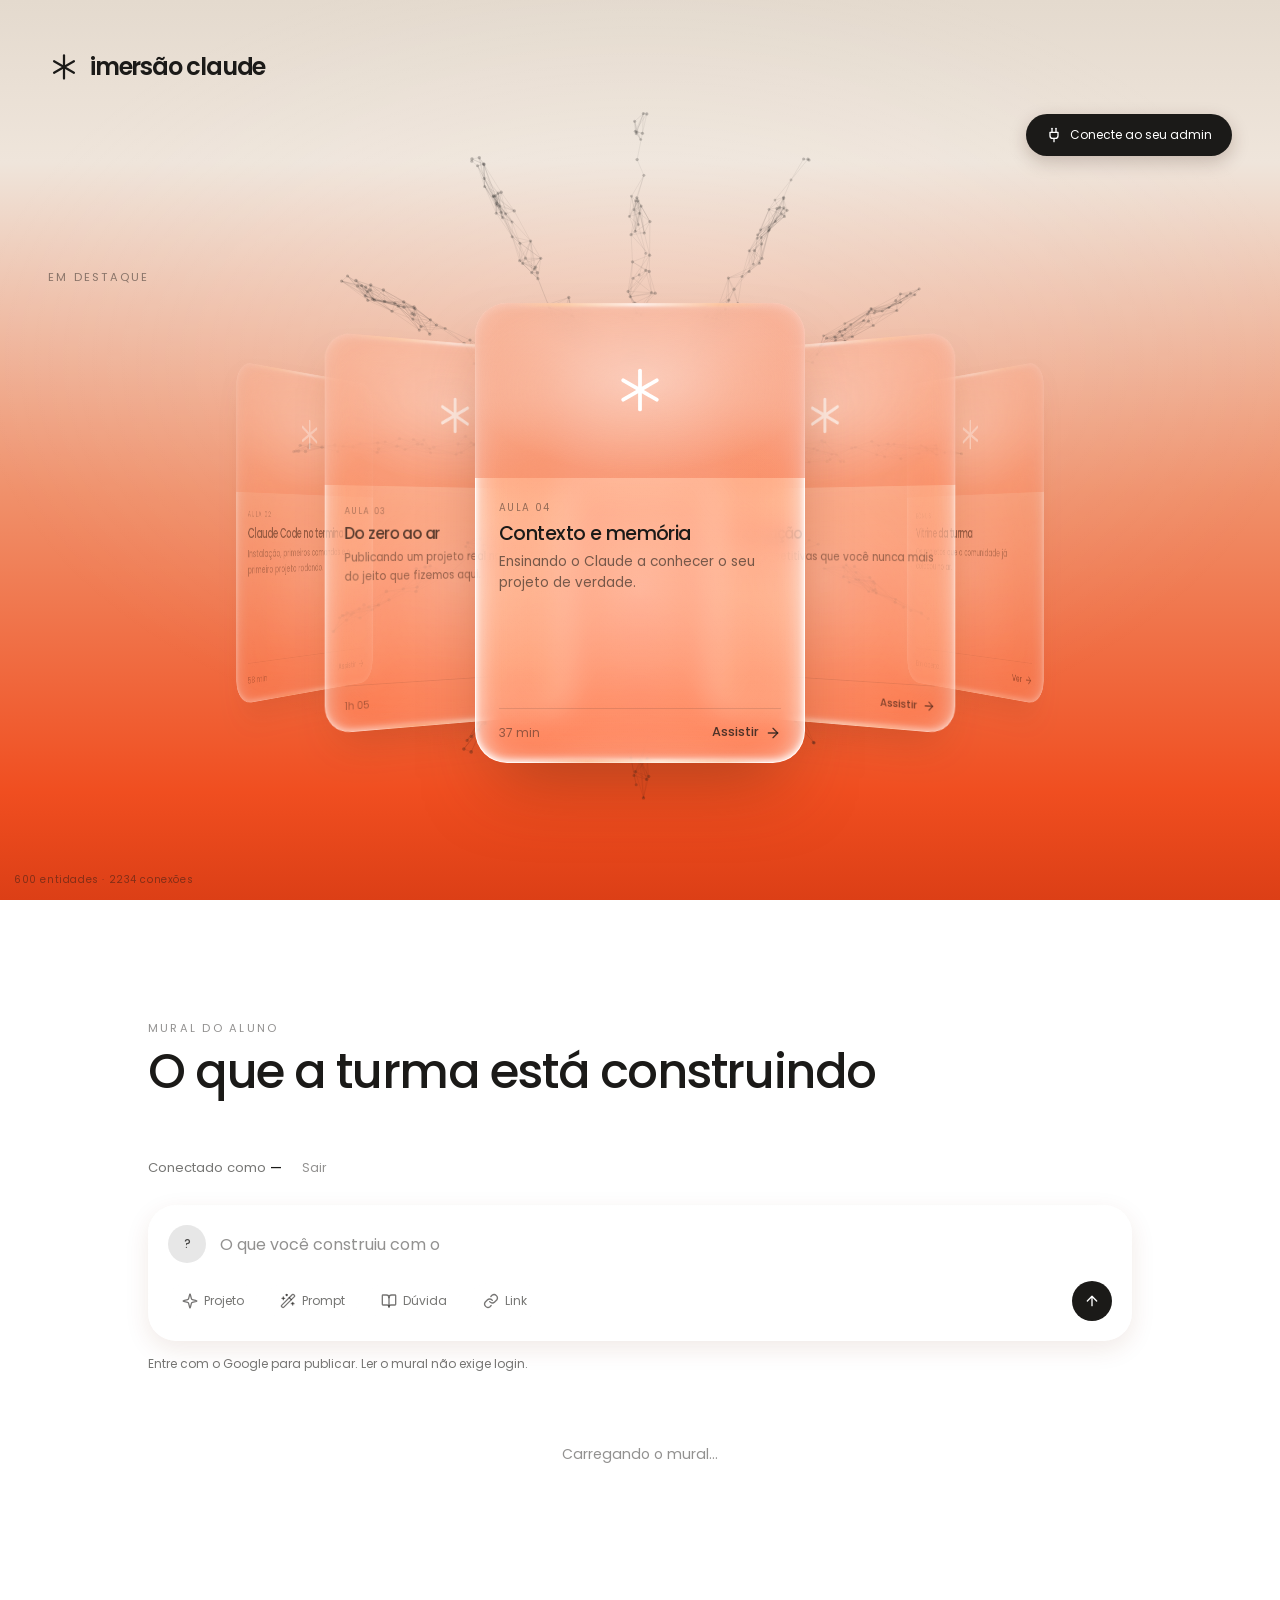
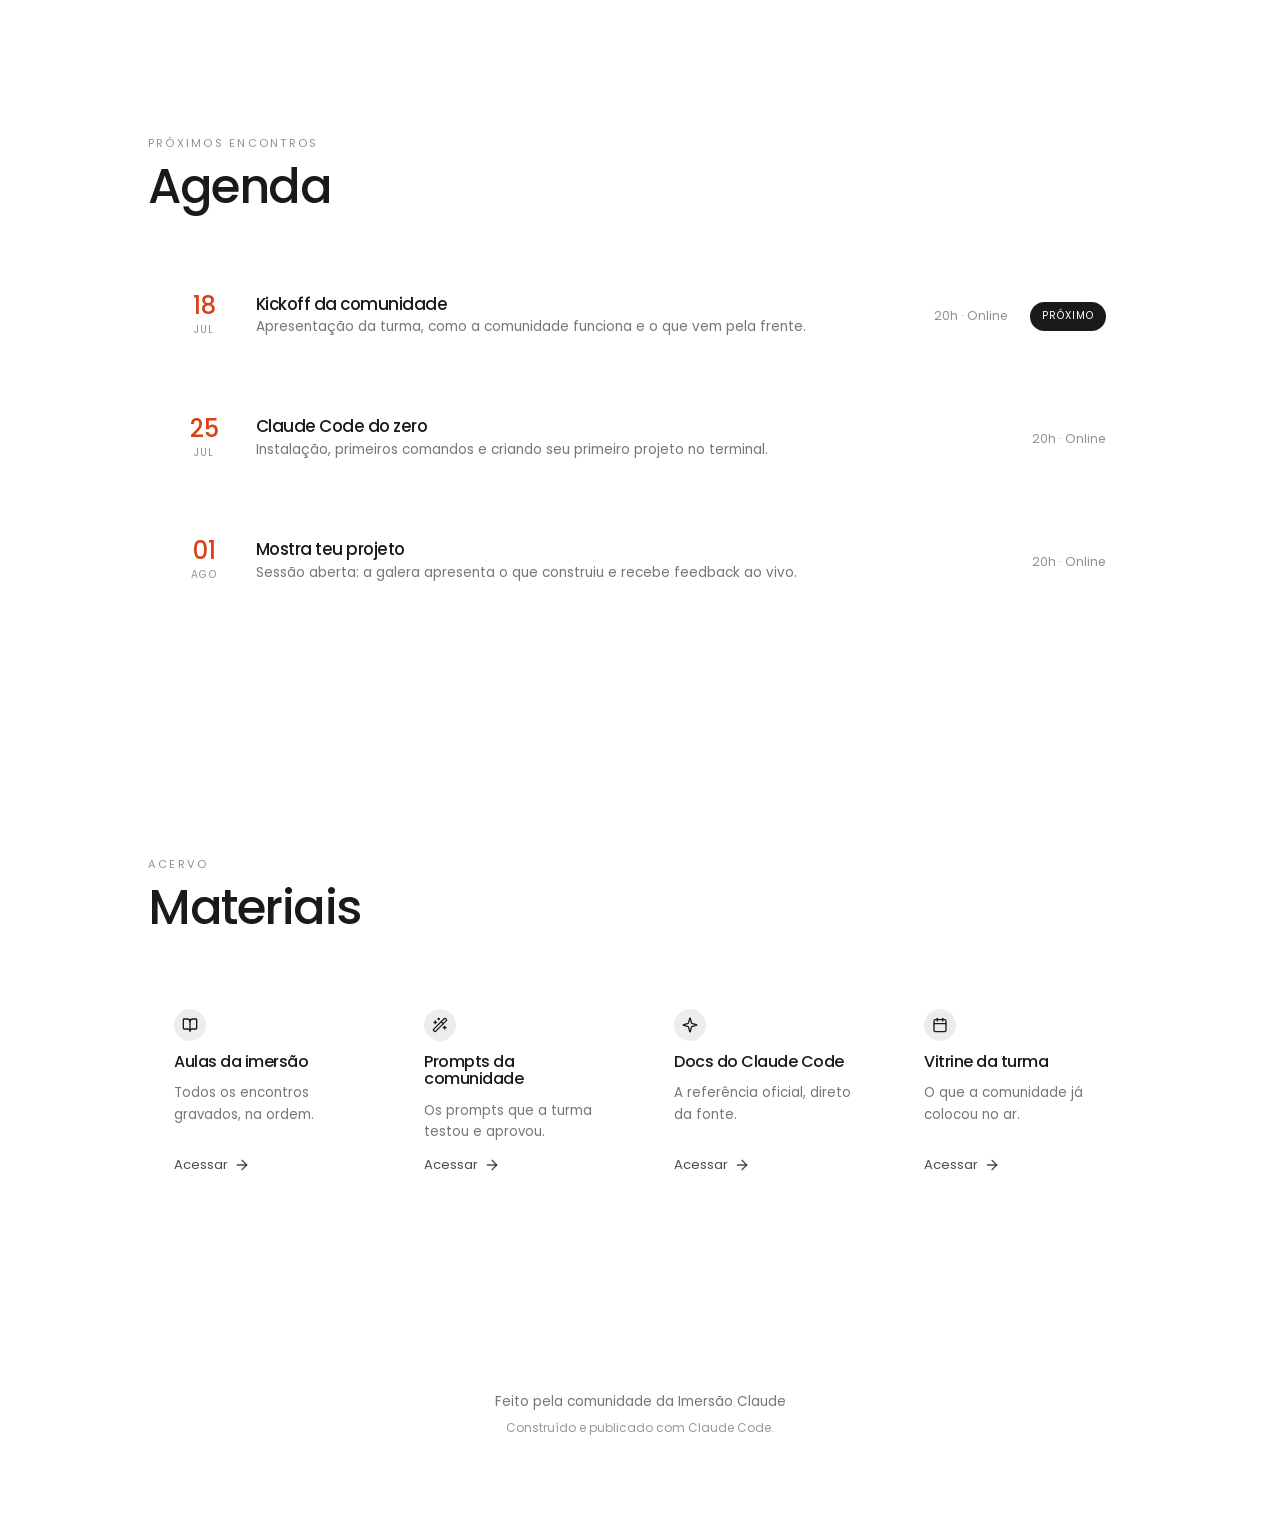
<file: index.html>
<!DOCTYPE html>
<html lang="pt-BR" data-checando="1">
<head>
<meta charset="utf-8">
<meta name="viewport" content="width=device-width, initial-scale=1">
<title>Comunidade Imersão Claude</title>
<meta name="description" content="A comunidade de quem está aprendendo a construir com Claude e Claude Code. Encontros ao vivo, materiais e projetos reais.">
<meta property="og:title" content="Comunidade Imersão Claude">
<meta property="og:description" content="A comunidade de quem está aprendendo a construir com Claude.">
<meta property="og:type" content="website">
<link rel="icon" href="logo-escuro.svg">

<link rel="preconnect" href="https://fonts.googleapis.com">
<link rel="preconnect" href="https://fonts.gstatic.com" crossorigin>
<link href="https://fonts.googleapis.com/css2?family=Poppins:ital,wght@0,300;0,400;0,500;0,600;1,400&family=Source+Serif+4:ital,opsz,wght@1,8..60,300;1,8..60,400&display=swap" rel="stylesheet">
<link rel="stylesheet" href="styles.css">
</head>
<body>

<!-- ========== FUNDO DE PARTÍCULAS (z-0) ========== -->
<canvas id="bg" class="bg-canvas"></canvas>
<div class="bg-scrim"></div>
<p id="bg-contador" class="bg-contador"></p>

<!-- ========== ÍCONES (lucide, definidos uma vez e reusados) ========== -->
<svg style="display:none" xmlns="http://www.w3.org/2000/svg">
  <symbol id="i-sparkles" viewBox="0 0 24 24"><path d="M9.9 15.5A2 2 0 0 0 8.5 14.1l-6.1-1.6a.5.5 0 0 1 0-1L8.5 9.9A2 2 0 0 0 9.9 8.5l1.6-6.1a.5.5 0 0 1 1 0l1.6 6.1a2 2 0 0 0 1.4 1.4l6.1 1.6a.5.5 0 0 1 0 1l-6.1 1.6a2 2 0 0 0-1.4 1.4l-1.6 6.1a.5.5 0 0 1-1 0z"/></symbol>
  <symbol id="i-wand" viewBox="0 0 24 24"><path d="m21.6 3.6-1.3-1.3a1.2 1.2 0 0 0-1.7 0L2.4 18.6a1.2 1.2 0 0 0 0 1.7l1.3 1.3a1.2 1.2 0 0 0 1.7 0L21.6 5.4a1.2 1.2 0 0 0 0-1.8"/><path d="m14 7 3 3"/><path d="M5 6v4"/><path d="M19 14v4"/><path d="M10 2v2"/><path d="M7 8H3"/><path d="M21 16h-4"/><path d="M11 3H9"/></symbol>
  <symbol id="i-book" viewBox="0 0 24 24"><path d="M12 7v14"/><path d="M3 18a1 1 0 0 1-1-1V4a1 1 0 0 1 1-1h5a4 4 0 0 1 4 4 4 4 0 0 1 4-4h5a1 1 0 0 1 1 1v13a1 1 0 0 1-1 1h-6a3 3 0 0 0-3 3 3 3 0 0 0-3-3z"/></symbol>
  <symbol id="i-arrow-right" viewBox="0 0 24 24"><path d="M5 12h14"/><path d="m12 5 7 7-7 7"/></symbol>
  <symbol id="i-calendar" viewBox="0 0 24 24"><path d="M8 2v4"/><path d="M16 2v4"/><rect width="18" height="18" x="3" y="4" rx="2"/><path d="M3 10h18"/></symbol>
  <symbol id="i-plug" viewBox="0 0 24 24"><path d="M12 22v-5"/><path d="M9 8V2"/><path d="M15 8V2"/><path d="M18 8v5a4 4 0 0 1-4 4h-4a4 4 0 0 1-4-4V8Z"/></symbol>
  <symbol id="i-link" viewBox="0 0 24 24"><path d="M10 13a5 5 0 0 0 7.5.5l3-3a5 5 0 0 0-7-7l-1.7 1.7"/><path d="M14 11a5 5 0 0 0-7.5-.5l-3 3a5 5 0 0 0 7 7l1.7-1.7"/></symbol>
  <symbol id="i-arrow-up" viewBox="0 0 24 24"><path d="m5 12 7-7 7 7"/><path d="M12 19V5"/></symbol>
  <symbol id="i-coracao" viewBox="0 0 24 24"><path d="M19 14c1.49-1.46 3-3.21 3-5.5A5.5 5.5 0 0 0 16.5 3c-1.76 0-3 .5-4.5 2-1.5-1.5-2.74-2-4.5-2A5.5 5.5 0 0 0 2 8.5c0 2.3 1.5 4.05 3 5.5l7 7Z"/></symbol>
  <symbol id="i-lapis" viewBox="0 0 24 24"><path d="M12 20h9"/><path d="M16.5 3.5a2.12 2.12 0 0 1 3 3L7 19l-4 1 1-4Z"/></symbol>
  <symbol id="i-lixeira" viewBox="0 0 24 24"><path d="M3 6h18"/><path d="M19 6v14a2 2 0 0 1-2 2H7a2 2 0 0 1-2-2V6"/><path d="M8 6V4a2 2 0 0 1 2-2h4a2 2 0 0 1 2 2v2"/></symbol>
  <symbol id="i-balao" viewBox="0 0 24 24"><path d="M21 11.5a8.4 8.4 0 0 1-.9 3.8 8.5 8.5 0 0 1-7.6 4.7 8.4 8.4 0 0 1-3.8-.9L3 21l1.9-5.7a8.4 8.4 0 0 1-.9-3.8 8.5 8.5 0 0 1 4.7-7.6 8.4 8.4 0 0 1 3.8-.9h.5a8.5 8.5 0 0 1 8 8v.5Z"/></symbol>
  <symbol id="i-check" viewBox="0 0 24 24"><path d="M20 6 9 17l-5-5"/></symbol>
  <symbol id="i-x" viewBox="0 0 24 24"><path d="M18 6 6 18"/><path d="m6 6 12 12"/></symbol>
  <symbol id="i-google" viewBox="0 0 24 24"><circle cx="12" cy="12" r="9"/><path d="M12 8v8"/><path d="M8 12h8"/></symbol>
</svg>

<!-- ========== HERO: SPLIT 52 / 48 ========== -->
<div class="split">

  <!-- ---------- PAINEL ESQUERDO (52%) ---------- -->
  <!-- ---------- NAV (mantida: é o único lugar com o nome da comunidade) ---------- -->
  <nav class="nav">
    <a class="marca" href="#">
      <img src="logo-escuro.svg" alt="" width="32" height="32">
      <span>imersão claude</span>
    </a>
  </nav>

  <!-- ---------- PAINEL PRINCIPAL (largura total) ---------- -->
  <aside class="painel-dir">

    <div class="barra-topo">
      <!-- TODO: trocar o href="#" pelo link real do admin do portfolio.
           Quando tiver o link, adicione target="_blank" rel="noopener". -->
      <a class="pill liquid-glass btn-conta" href="#">
        <svg class="ic ic-sm"><use href="#i-plug"/></svg>
        <span>Conecte ao seu admin</span>
      </a>
    </div>

    <!-- ======================================================
         CARROSSEL — cards grandes, estilo vitrine de loja.

         COMO EDITAR: copie um bloco <article class="trilho-card">
         inteiro e troque a tag, o título, a descrição e o rodapé.

         PARA PÔR UMA IMAGEM DE VERDADE NA CAPA: troque
           <div class="capa"></div>
         por
           <div class="capa"><img src="capas/nome.jpg" alt=""></div>
         ====================================================== -->
    <div class="trilho-bloco">
      <div class="trilho-topo">
        <p class="rotulo">EM DESTAQUE</p>
      </div>

      <div class="trilho" id="trilho">
        <article class="trilho-card liquid-glass">
          <div class="capa"></div>
          <div class="trilho-corpo">
            <span class="trilho-tag">AULA 01</span>
            <h3>Fundamentos do Claude</h3>
            <p>Como o modelo pensa e por que prompt bom não é prompt comprido.</p>
            <span class="trilho-rodape">
              <span class="trilho-meta">42 min</span>
              <span class="trilho-acao">Assistir <svg class="ic ic-sm"><use href="#i-arrow-right"/></svg></span>
            </span>
          </div>
        </article>

        <article class="trilho-card liquid-glass">
          <div class="capa"></div>
          <div class="trilho-corpo">
            <span class="trilho-tag">AULA 02</span>
            <h3>Claude Code no terminal</h3>
            <p>Instalação, primeiros comandos e o primeiro projeto rodando.</p>
            <span class="trilho-rodape">
              <span class="trilho-meta">58 min</span>
              <span class="trilho-acao">Assistir <svg class="ic ic-sm"><use href="#i-arrow-right"/></svg></span>
            </span>
          </div>
        </article>

        <article class="trilho-card liquid-glass">
          <div class="capa"></div>
          <div class="trilho-corpo">
            <span class="trilho-tag">AULA 03</span>
            <h3>Do zero ao ar</h3>
            <p>Publicando um projeto real na internet, do jeito que fizemos aqui.</p>
            <span class="trilho-rodape">
              <span class="trilho-meta">1h 05</span>
              <span class="trilho-acao">Assistir <svg class="ic ic-sm"><use href="#i-arrow-right"/></svg></span>
            </span>
          </div>
        </article>

        <article class="trilho-card liquid-glass">
          <div class="capa"></div>
          <div class="trilho-corpo">
            <span class="trilho-tag">AULA 04</span>
            <h3>Contexto e memória</h3>
            <p>Ensinando o Claude a conhecer o seu projeto de verdade.</p>
            <span class="trilho-rodape">
              <span class="trilho-meta">37 min</span>
              <span class="trilho-acao">Assistir <svg class="ic ic-sm"><use href="#i-arrow-right"/></svg></span>
            </span>
          </div>
        </article>

        <article class="trilho-card liquid-glass">
          <div class="capa"></div>
          <div class="trilho-corpo">
            <span class="trilho-tag">AULA 05</span>
            <h3>Automação</h3>
            <p>Tarefas repetitivas que você nunca mais faz na mão.</p>
            <span class="trilho-rodape">
              <span class="trilho-meta">49 min</span>
              <span class="trilho-acao">Assistir <svg class="ic ic-sm"><use href="#i-arrow-right"/></svg></span>
            </span>
          </div>
        </article>

        <article class="trilho-card liquid-glass">
          <div class="capa"></div>
          <div class="trilho-corpo">
            <span class="trilho-tag">BÔNUS</span>
            <h3>Vitrine da turma</h3>
            <p>Os projetos que a comunidade já colocou no ar.</p>
            <span class="trilho-rodape">
              <span class="trilho-meta">Em aberto</span>
              <span class="trilho-acao">Ver <svg class="ic ic-sm"><use href="#i-arrow-right"/></svg></span>
            </span>
          </div>
        </article>
      </div>
    </div>

  </aside>
</div>

<!-- ==========================================================
     MURAL DO ALUNO — feed onde a turma publica ideias e links
     ========================================================== -->
<section class="secao" id="mural">
  <p class="rotulo">MURAL DO ALUNO</p>
  <h2>O que a turma está construindo</h2>

  <!-- ---------- Barra de login ---------- -->
  <div class="auth-barra" id="auth-barra" data-logado="1">
    <div class="auth-logado">
      <span>Conectado como <strong id="auth-nome">—</strong></span>
      <button class="acao" id="btn-sair" type="button">Sair</button>
    </div>
  </div>

  <!-- ---------- Caixa de publicar ---------- -->
  <div class="compositor liquid-glass-strong" data-bloqueado="0">
    <div class="compositor-linha">
      <span class="avatar" id="meu-avatar">?</span>
      <div class="compositor-campos">
        <label class="sr-only" for="campo-post">Conte o que você construiu</label>
        <textarea id="campo-post" class="compositor-campo" rows="1"
          placeholder="O que você construiu com o Claude?"></textarea>
      </div>
    </div>

    <!-- Campo de link: nasce escondido, abre ao clicar no chip "Link" -->
    <div class="campo-link" id="campo-link-caixa" hidden>
      <svg class="ic ic-sm"><use href="#i-link"/></svg>
      <label class="sr-only" for="campo-link">Link do projeto</label>
      <input id="campo-link" type="url" placeholder="https://seu-projeto.com">
    </div>

    <div class="compositor-rodape">
      <div class="chips">
        <button class="chip liquid-glass" type="button" data-tag="Projeto">
          <svg class="ic ic-sm"><use href="#i-sparkles"/></svg><span>Projeto</span>
        </button>
        <button class="chip liquid-glass" type="button" data-tag="Prompt">
          <svg class="ic ic-sm"><use href="#i-wand"/></svg><span>Prompt</span>
        </button>
        <button class="chip liquid-glass" type="button" data-tag="Dúvida">
          <svg class="ic ic-sm"><use href="#i-book"/></svg><span>Dúvida</span>
        </button>
        <button class="chip liquid-glass" id="chip-link" type="button">
          <svg class="ic ic-sm"><use href="#i-link"/></svg><span>Link</span>
        </button>
      </div>

      <button class="enviar" id="btn-publicar" type="button" aria-label="Publicar">
        <svg class="ic ic-sm"><use href="#i-arrow-up"/></svg>
      </button>
    </div>
  </div>

  <p class="mural-aviso" id="mural-aviso" data-erro="0">
    Entre com o Google para publicar. Ler o mural não exige login.
  </p>

  <!-- Feed: preenchido pelo mural.js a partir do banco -->
  <div class="feed" id="feed">
    <p class="feed-vazio">Carregando o mural…</p>
  </div>
</section>

<!-- ========== AGENDA ========== -->
<!-- COMO EDITAR: copie um bloco <li class="evento"> e troque data, título e descrição. -->
<section class="secao" id="agenda">
  <p class="rotulo">PRÓXIMOS ENCONTROS</p>
  <h2>Agenda</h2>

  <ul class="agenda">
    <li class="evento liquid-glass">
      <div class="evento-data">
        <span class="dia">18</span>
        <span class="mes">JUL</span>
      </div>
      <div class="evento-info">
        <h3>Kickoff da comunidade</h3>
        <p>Apresentação da turma, como a comunidade funciona e o que vem pela frente.</p>
      </div>
      <span class="evento-hora">20h · Online</span>
      <span class="badge">Próximo</span>
    </li>

    <li class="evento liquid-glass">
      <div class="evento-data">
        <span class="dia">25</span>
        <span class="mes">JUL</span>
      </div>
      <div class="evento-info">
        <h3>Claude Code do zero</h3>
        <p>Instalação, primeiros comandos e criando seu primeiro projeto no terminal.</p>
      </div>
      <span class="evento-hora">20h · Online</span>
    </li>

    <li class="evento liquid-glass">
      <div class="evento-data">
        <span class="dia">01</span>
        <span class="mes">AGO</span>
      </div>
      <div class="evento-info">
        <h3>Mostra teu projeto</h3>
        <p>Sessão aberta: a galera apresenta o que construiu e recebe feedback ao vivo.</p>
      </div>
      <span class="evento-hora">20h · Online</span>
    </li>
  </ul>
</section>

<!-- ========== MATERIAIS ========== -->
<!-- COMO EDITAR: troque o href="#" pelo link real de cada material. -->
<section class="secao" id="materiais">
  <p class="rotulo">ACERVO</p>
  <h2>Materiais</h2>

  <div class="materiais">
    <a class="material liquid-glass" href="#" target="_blank" rel="noopener">
      <span class="ic-circulo"><svg class="ic ic-sm"><use href="#i-book"/></svg></span>
      <h3>Aulas da imersão</h3>
      <p>Todos os encontros gravados, na ordem.</p>
      <span class="material-seta">Acessar <svg class="ic ic-sm"><use href="#i-arrow-right"/></svg></span>
    </a>

    <a class="material liquid-glass" href="#" target="_blank" rel="noopener">
      <span class="ic-circulo"><svg class="ic ic-sm"><use href="#i-wand"/></svg></span>
      <h3>Prompts da comunidade</h3>
      <p>Os prompts que a turma testou e aprovou.</p>
      <span class="material-seta">Acessar <svg class="ic ic-sm"><use href="#i-arrow-right"/></svg></span>
    </a>

    <a class="material liquid-glass" href="https://docs.claude.com/en/docs/claude-code/overview" target="_blank" rel="noopener">
      <span class="ic-circulo"><svg class="ic ic-sm"><use href="#i-sparkles"/></svg></span>
      <h3>Docs do Claude Code</h3>
      <p>A referência oficial, direto da fonte.</p>
      <span class="material-seta">Acessar <svg class="ic ic-sm"><use href="#i-arrow-right"/></svg></span>
    </a>

    <a class="material liquid-glass" href="#" target="_blank" rel="noopener">
      <span class="ic-circulo"><svg class="ic ic-sm"><use href="#i-calendar"/></svg></span>
      <h3>Vitrine da turma</h3>
      <p>O que a comunidade já colocou no ar.</p>
      <span class="material-seta">Acessar <svg class="ic ic-sm"><use href="#i-arrow-right"/></svg></span>
    </a>
  </div>
</section>

<footer class="rodape">
  <p>Feito pela comunidade da Imersão Claude</p>
  <p class="rodape-nota">Construído e publicado com Claude Code.</p>
</footer>

<script src="background.js"></script>
<script type="module" src="guard.js"></script>
<script src="carrossel.js"></script>
<!-- type="module": o mural importa a biblioteca do Supabase -->
<script type="module" src="mural.js"></script>
</body>
</html>
</file>
<file: styles.css>
/* ==========================================================
   Comunidade Imersão Claude
   Paleta tirada do print de referência (lifeOS): degradê do
   bege/areia para o laranja coral, texto grafite, botão escuro.

   Pra mudar as cores do site inteiro, mexa só no :root.
   ========================================================== */

:root {
  --radius: 1rem;

  /* --- Paleta --- */
  --areia:          #E4DACE;  /* topo do degradê */
  --creme:          #EFE5DB;
  --laranja-suave:  #F0906A;  /* meio do degradê */
  --laranja:        #F04E20;  /* base do degradê */
  --laranja-forte:  #DC3F16;
  --grafite:        #1B1A18;  /* texto e botão escuro */
  --branco:         #FFFFFF;

  /* --- Hierarquia de texto (grafite sobre fundo claro) --- */
  --texto:      rgba(27, 26, 24, 1);
  --texto-80:   rgba(27, 26, 24, 0.78);
  --texto-60:   rgba(27, 26, 24, 0.60);
  --texto-50:   rgba(27, 26, 24, 0.48);

  --font-display: "Poppins", ui-sans-serif, system-ui, sans-serif;
  --font-serif:   "Source Serif 4", Georgia, serif;
}

* { margin: 0; padding: 0; box-sizing: border-box; }

html { scroll-behavior: smooth; }

/* A página nasce escondida e só aparece quando o porteiro (guard.js)
   confirma a sessão. Sem isso, quem não tem login veria um lampejo
   do conteúdo antes de ser redirecionado.

   A animação é a REDE DE SEGURANÇA. Sem ela, qualquer falha no
   JavaScript (CDN fora do ar, erro no script, bloqueador agressivo)
   deixaria a página branca PARA SEMPRE, sem mensagem nenhuma — que
   é exatamente o pior jeito de um site quebrar. Com ela, o conteúdo
   aparece de qualquer forma depois de 8 segundos. */
html[data-checando="1"] body {
  visibility: hidden;
  animation: revelar-mesmo-com-erro 0s linear 8s forwards;
}
@keyframes revelar-mesmo-com-erro { to { visibility: visible; } }

body {
  min-height: 100vh;
  /* O degradê do print: areia em cima, laranja embaixo. Fixo, pra
     não "escorrer" junto com a rolagem. */
  background:
    linear-gradient(180deg,
      var(--areia) 0%,
      var(--creme) 18%,
      var(--laranja-suave) 55%,
      var(--laranja) 88%,
      var(--laranja-forte) 100%
    ) fixed;
  color: var(--texto);
  font-family: var(--font-display);
  font-weight: 400;
  line-height: 1.6;
  -webkit-font-smoothing: antialiased;
}

h1, h2, h3, h4 { font-weight: 500; letter-spacing: -0.03em; line-height: 1.1; }

h1 em, h2 em, h3 em, blockquote em {
  font-family: var(--font-serif);
  font-style: italic;
  font-weight: 400;
  color: var(--texto-80);
}

a { color: inherit; text-decoration: none; }
button { font: inherit; color: inherit; background: none; border: none; cursor: pointer; }
ul { list-style: none; }

/* ---------- Fundo de partículas (z-0) ---------- */
.bg-canvas {
  position: fixed;
  inset: 0;
  width: 100%;
  height: 100%;
  z-index: 0;
}

/* Véu claro no miolo: dá respiro pro texto sem apagar o degradê. */
.bg-scrim {
  position: fixed;
  inset: 0;
  z-index: 1;
  pointer-events: none;
  background: radial-gradient(
    ellipse 75% 65% at 50% 40%,
    rgba(255,255,255,0.18) 0%,
    rgba(255,255,255,0) 70%
  );
}

.bg-contador {
  position: fixed;
  left: 14px;
  bottom: 12px;
  z-index: 2;
  font-size: 0.62rem;
  letter-spacing: 0.06em;
  color: var(--texto-50);
  pointer-events: none;
}

/* Todo o conteúdo flutua acima (z-10) */
.split, .secao, .rodape { position: relative; z-index: 10; }

/* ==========================================================
   LIQUID GLASS — dois tiers, agora em versão CLARA
   Nenhum elemento usa `border`. A borda é 100% do ::before.
   ========================================================== */

.liquid-glass {
  background: rgba(255, 255, 255, 0.22);
  -webkit-backdrop-filter: blur(6px);
  backdrop-filter: blur(6px);
  border: none;
  box-shadow: inset 0 1px 1px rgba(255, 255, 255, 0.5);
  position: relative;
  overflow: hidden;
}

.liquid-glass::before {
  content: "";
  position: absolute;
  inset: 0;
  border-radius: inherit;
  padding: 1.4px;
  background: linear-gradient(
    180deg,
    rgba(255,255,255,0.9) 0%,
    rgba(255,255,255,0.4) 20%,
    rgba(255,255,255,0.1) 40%,
    rgba(255,255,255,0.1) 60%,
    rgba(255,255,255,0.4) 80%,
    rgba(255,255,255,0.9) 100%
  );
  -webkit-mask: linear-gradient(#000 0 0) content-box, linear-gradient(#000 0 0);
  mask: linear-gradient(#000 0 0) content-box, linear-gradient(#000 0 0);
  -webkit-mask-composite: xor;
  mask-composite: exclude;
  pointer-events: none;
}

.liquid-glass-strong {
  background: rgba(255, 255, 255, 0.35);
  -webkit-backdrop-filter: blur(30px);
  backdrop-filter: blur(30px);
  border: none;
  box-shadow:
    0 8px 24px rgba(120, 50, 20, 0.10),
    inset 0 1px 1px rgba(255, 255, 255, 0.6);
  position: relative;
  overflow: hidden;
}

.liquid-glass-strong::before {
  content: "";
  position: absolute;
  inset: 0;
  border-radius: inherit;
  padding: 1.4px;
  background: linear-gradient(
    180deg,
    rgba(255,255,255,1) 0%,
    rgba(255,255,255,0.5) 20%,
    rgba(255,255,255,0.15) 40%,
    rgba(255,255,255,0.15) 60%,
    rgba(255,255,255,0.5) 80%,
    rgba(255,255,255,1) 100%
  );
  -webkit-mask: linear-gradient(#000 0 0) content-box, linear-gradient(#000 0 0);
  mask: linear-gradient(#000 0 0) content-box, linear-gradient(#000 0 0);
  -webkit-mask-composite: xor;
  mask-composite: exclude;
  pointer-events: none;
}

/* ---------- Ícones ---------- */
.ic {
  width: 20px; height: 20px;
  fill: none;
  stroke: currentColor;
  stroke-width: 2;
  stroke-linecap: round;
  stroke-linejoin: round;
  flex-shrink: 0;
}
.ic-sm { width: 16px; height: 16px; }

.ic-circulo {
  width: 32px; height: 32px;
  border-radius: 999px;
  background: rgba(27, 26, 24, 0.08);
  display: flex;
  align-items: center;
  justify-content: center;
  flex-shrink: 0;
}

/* ---------- Pills ---------- */
.pill {
  display: inline-flex;
  align-items: center;
  gap: 8px;
  padding: 9px 16px;
  border-radius: 999px;
  font-size: 0.75rem;
  color: var(--texto-80);
  white-space: nowrap;
  transition: transform 0.2s;
}
button.pill, a.pill { cursor: pointer; }
button.pill:hover, a.pill:hover { transform: scale(1.05); }

/* Botão escuro, como o "Swipe to get started" do print */
.btn-conta {
  flex-shrink: 0;
  padding: 11px 20px;
  background: var(--grafite);
  color: var(--branco);
  box-shadow: 0 6px 18px rgba(60, 25, 10, 0.22);
}
.btn-conta::before { display: none; }  /* o botão sólido não usa borda de vidro */
.btn-conta:hover { background: #000; }

/* ==========================================================
   ESTRUTURA
   ========================================================== */
.split {
  display: flex;
  flex-direction: column;
  min-height: 100vh;
  padding: 3rem;
  gap: 28px;
}

.nav {
  display: flex;
  align-items: center;
  justify-content: space-between;
  gap: 16px;
}

.marca {
  display: flex;
  align-items: center;
  gap: 10px;
  font-size: 1.5rem;
  font-weight: 600;
  letter-spacing: -0.05em;
  color: var(--grafite);
}

.rotulo {
  font-size: 0.7rem;
  letter-spacing: 0.2em;
  text-transform: uppercase;
  color: var(--texto-50);
}

.painel-dir {
  flex: 1;
  display: flex;
  flex-direction: column;
  gap: 24px;
  min-width: 0;
}

.barra-topo {
  display: flex;
  align-items: center;
  justify-content: flex-end;
  gap: 12px;
}

/* ==========================================================
   CARROSSEL — faixa com rolagem horizontal
   ========================================================== */
.trilho-bloco {
  flex: 1;
  display: flex;
  flex-direction: column;
  justify-content: center;
  gap: 16px;
  min-width: 0;
}

.trilho-topo {
  display: flex;
  align-items: center;
  justify-content: space-between;
  gap: 20px;
}

/* ==========================================================
   PALCO 3D — coverflow estilo Vision Pro

   O card ativo fica de frente, no centro. Os vizinhos giram em
   torno do eixo Y, encolhem e recuam em Z, criando a profundidade.
   O JS só define --pos (a distância até o centro: 0, ±1, ±2...);
   toda a geometria é resolvida aqui no CSS.
   ========================================================== */
.trilho {
  position: relative;
  height: 460px;
  perspective: 1400px;       /* a "distância do olho" até o palco */
  transform-style: preserve-3d;
  overflow: visible;         /* o vidro precisa poder sair da caixa */

  /* Deixa o navegador cuidar da rolagem vertical e me dá o eixo X.
     Sem isso, o deslize com o dedo sequestraria também o scroll da
     página no celular — a pessoa não conseguiria descer o site. */
  touch-action: pan-y;
}

/* Só no toque existe arrasto. No desktop quem move é o cursor
   pairando, então não há nada pra "agarrar" — mostrar a mãozinha
   ali seria mentir sobre o que o clique faz. */
.trilho.deslizando {
  cursor: grabbing;
  user-select: none;
}

.trilho-card {
  position: absolute;
  top: 0;
  left: 50%;
  width: 330px;
  height: 100%;

  /* --pos vem do JS: 0 = centro, -1 = um à esquerda, 2 = dois à direita */
  --pos: 0;
  --dist: max(var(--pos), calc(-1 * var(--pos)));   /* |pos|, sem abs() */

  transform:
    translateX(calc(-50% + var(--pos) * 210px))
    translateZ(calc(var(--dist) * -190px))
    rotateY(calc(var(--pos) * -34deg))
    scale(calc(1 - var(--dist) * 0.06));

  /* Quanto mais longe do centro, mais o card apaga e recua */
  opacity: calc(1 - var(--dist) * 0.28);
  z-index: calc(10 - var(--dist));

  /* Sem transição no transform, de propósito. O JS reposiciona os
     cards a cada frame; se o CSS também estivesse animando, as duas
     suavizações se somariam e o card ficaria mole, arrastado em
     relação ao cursor. Quem suaviza aqui é o easing do JS. */
  transition: opacity 0.3s ease, box-shadow 0.4s ease;

  cursor: default;
  display: flex;
  flex-direction: column;
  overflow: hidden;
  border-radius: 2rem;
}

/* Cards muito longe do centro saem de cena. Sem isso, eles se
   empilham nas bordas e viram uma sujeira visual. */
.trilho-card[data-longe="1"] {
  opacity: 0;
  pointer-events: none;
}

/* Só o card do centro reage ao mouse — os laterais são alvo de
   clique pra virem pro meio, não de leitura. */
.trilho-card[data-ativo="1"] { cursor: default; }
.trilho-card:not([data-ativo="1"]):hover { opacity: 0.9; }

/* ==========================================================
   APARÊNCIA DO CARD — vidro grosso

   Só aparência aqui. Nada de `transform` neste bloco: a geometria
   3D é do palco (acima), e um transform de hover aqui apagaria a
   rotação inteira, endireitando o card ao passar o mouse.
   ========================================================== */
.trilho-card {
  background:
    radial-gradient(ellipse 80% 60% at 50% 62%, rgba(255,255,255,0.34) 0%, rgba(255,255,255,0) 70%),
    linear-gradient(180deg, rgba(255,255,255,0.30) 0%, rgba(255,255,255,0.13) 45%, rgba(255,255,255,0.26) 100%);
  -webkit-backdrop-filter: blur(14px) saturate(1.35);
  backdrop-filter: blur(14px) saturate(1.35);

  box-shadow:
    /* fio de luz contornando toda a peça */
    inset 0 0 0 1px rgba(255,255,255,0.55),
    /* bisel: topo e base grossos, laterais afinando pra dentro */
    inset 0 4px 7px -1px rgba(255,255,255,0.95),
    inset 0 -4px 7px -1px rgba(255,255,255,0.80),
    inset 14px 0 26px -16px rgba(255,255,255,0.95),
    inset -14px 0 26px -16px rgba(255,255,255,0.95),
    /* iluminação interna difusa */
    inset 0 0 70px rgba(255,255,255,0.22),
    /* a peça flutua sobre o fundo */
    0 26px 50px -20px rgba(120, 48, 18, 0.40);
}

/* O card do centro é o herói: sombra mais forte, sem transparência */
.trilho-card[data-ativo="1"] {
  box-shadow:
    inset 0 0 0 1px rgba(255,255,255,0.7),
    inset 0 4px 7px -1px rgba(255,255,255,1),
    inset 0 -4px 7px -1px rgba(255,255,255,0.9),
    inset 14px 0 26px -16px rgba(255,255,255,1),
    inset -14px 0 26px -16px rgba(255,255,255,1),
    inset 0 0 70px rgba(255,255,255,0.3),
    0 40px 70px -24px rgba(120, 48, 18, 0.50);
}

/* Glints: as cáusticas quentes do print, correndo no topo e na
   base. Substituem a borda-gradiente padrão do .liquid-glass —
   por isso a máscara dele precisa ser desligada aqui. */
.trilho-card::before {
  content: "";
  position: absolute;
  inset: 0;
  z-index: 4;
  padding: 0;
  border-radius: inherit;
  pointer-events: none;
  -webkit-mask: none;
  mask: none;
  background:
    linear-gradient(90deg,
      transparent 10%,
      rgba(255, 209, 160, 0.85) 26%,
      rgba(255, 255, 255, 1) 50%,
      rgba(255, 200, 150, 0.8) 74%,
      transparent 90%
    ) top / 100% 3px no-repeat,
    linear-gradient(90deg,
      transparent 16%,
      rgba(255, 176, 120, 0.75) 34%,
      rgba(255, 236, 214, 0.95) 55%,
      rgba(255, 190, 140, 0.6) 76%,
      transparent 88%
    ) bottom / 100% 3px no-repeat;
  filter: blur(1.5px);
}

/* Capa: agora é o miolo do vidro, não um bloco laranja opaco.
   Uma foto colocada aqui aparece POR TRÁS do vidro. */
.capa {
  position: relative;
  height: 175px;
  flex-shrink: 0;
  overflow: hidden;
  background:
    url("logo.svg") no-repeat center / 54px,
    radial-gradient(ellipse 70% 70% at 50% 45%, rgba(255,255,255,0.45) 0%, rgba(255,255,255,0.05) 75%),
    linear-gradient(160deg, rgba(240, 144, 106, 0.55) 0%, rgba(240, 78, 32, 0.35) 100%);
  transition: filter 0.3s;
}
.trilho-card:hover .capa { filter: brightness(1.06); }

.capa img {
  width: 100%;
  height: 100%;
  object-fit: cover;
  display: block;
  opacity: 0.9;              /* deixa o vidro por cima respirar */
  -webkit-user-drag: none;
  user-select: none;
}

.trilho-corpo {
  padding: 22px 24px 20px;
  display: flex;
  flex-direction: column;
  gap: 7px;
  flex: 1;
}

.trilho-tag {
  font-size: 0.62rem;
  letter-spacing: 0.14em;
  color: var(--texto-50);
}
.trilho-card h3 { font-size: 1.2rem; }
.trilho-card p  { font-size: 0.85rem; color: var(--texto-60); flex: 1; }

.trilho-rodape {
  display: flex;
  align-items: center;
  justify-content: space-between;
  gap: 12px;
  margin-top: 14px;
  padding-top: 14px;
  box-shadow: inset 0 1px 0 rgba(27, 26, 24, 0.12);
}

.trilho-meta { font-size: 0.75rem; color: var(--texto-50); }

.trilho-acao {
  display: inline-flex;
  align-items: center;
  gap: 6px;
  font-size: 0.8rem;
  font-weight: 500;
  color: var(--texto-80);
  white-space: nowrap;
}

/* ==========================================================
   MURAL DA COMUNIDADE
   ========================================================== */
.sr-only {
  position: absolute;
  width: 1px; height: 1px;
  padding: 0; margin: -1px;
  overflow: hidden;
  clip: rect(0 0 0 0);
  white-space: nowrap;
}

.avatar {
  width: 38px; height: 38px;
  border-radius: 999px;
  background: rgba(27, 26, 24, 0.10);
  display: flex;
  align-items: center;
  justify-content: center;
  font-size: 0.72rem;
  font-weight: 500;
  color: var(--texto-80);
  flex-shrink: 0;
}

/* --- Barra de login --- */
.auth-barra {
  display: flex;
  align-items: center;
  gap: 14px;
  margin-bottom: 16px;
  min-height: 42px;
}
.auth-logado {
  display: none;
  align-items: center;
  gap: 12px;
  font-size: 0.82rem;
  color: var(--texto-60);
}
.auth-logado strong { color: var(--texto); font-weight: 500; }

/* Só um dos dois estados aparece por vez */
.auth-barra[data-logado="1"] #btn-entrar { display: none; }
.auth-barra[data-logado="1"] .auth-logado { display: flex; }

.compositor {
  padding: 20px;
  border-radius: 1.75rem;
  display: flex;
  flex-direction: column;
  gap: 16px;
  transition: opacity 0.25s;
}

/* Deslogado: a caixa fica visível mas apagada e inerte. Some o
   convite de escrever num campo que ia recusar o texto. */
.compositor[data-bloqueado="1"] {
  opacity: 0.5;
  pointer-events: none;
}

.compositor-linha { display: flex; align-items: flex-start; gap: 14px; }

.compositor-campos { flex: 1; min-width: 0; }

/* Campo de link: nasce escondido e abre ao clicar no chip "Link" */
.campo-link {
  display: flex;
  align-items: center;
  gap: 10px;
  padding: 10px 16px;
  border-radius: 999px;
  background: rgba(255, 255, 255, 0.35);
  color: var(--texto-60);
}
.campo-link[hidden] { display: none; }
.campo-link input {
  flex: 1;
  min-width: 0;
  background: none;
  border: none;
  outline: none;
  color: var(--texto);
  font: inherit;
  font-size: 0.85rem;
}
.campo-link input::placeholder { color: var(--texto-50); }

.compositor-campo {
  flex: 1;
  background: none;
  border: none;
  outline: none;
  resize: none;
  overflow: hidden;
  color: var(--texto);
  font: inherit;
  font-size: 1rem;
  line-height: 1.6;
  padding-top: 7px;
  min-height: 32px;
}
.compositor-campo::placeholder { color: var(--texto-50); }

.compositor-rodape {
  display: flex;
  align-items: center;
  justify-content: space-between;
  gap: 14px;
  flex-wrap: wrap;
}

.chips { display: flex; gap: 8px; flex-wrap: wrap; }

.chip {
  display: inline-flex;
  align-items: center;
  gap: 6px;
  padding: 8px 14px;
  border-radius: 999px;
  font-size: 0.75rem;
  color: var(--texto-60);
  white-space: nowrap;
  transition: transform 0.2s, color 0.2s;
}
.chip:hover { transform: scale(1.05); color: var(--texto); }

/* Chip selecionado: vira sólido escuro, pra não restar dúvida de
   qual etiqueta o post vai levar. */
.chip[data-ativo="1"] {
  background: var(--grafite);
  color: var(--branco);
}
.chip[data-ativo="1"]::before { display: none; }

.enviar {
  width: 40px; height: 40px;
  border-radius: 999px;
  background: var(--grafite);
  color: var(--branco);
  display: flex;
  align-items: center;
  justify-content: center;
  flex-shrink: 0;
  transition: transform 0.2s, opacity 0.2s;
}
.enviar:hover { transform: scale(1.05); }
.enviar:disabled { opacity: 0.3; cursor: default; transform: none; }

.mural-aviso {
  margin: 14px 0 40px;
  font-size: 0.75rem;
  color: var(--texto-60);
  line-height: 1.5;
  transition: color 0.2s;
}
/* Erro do banco (ex.: anti-spam) reaproveita o mesmo espaço */
.mural-aviso[data-erro="1"] { color: #C0341A; font-weight: 500; }

.feed-vazio {
  padding: 30px 4px;
  font-size: 0.88rem;
  color: var(--texto-50);
  text-align: center;
}

.feed { display: flex; flex-direction: column; gap: 14px; }

/* ---------- Comentários (estilo Threads) ----------
   Nada de caixa nova nem de vidro por cima de vidro: a conversa é
   uma continuação do post, separada só por um fio. Foi por isso que
   usei o mesmo `inset box-shadow` da barra de ações em vez de um
   `border` — o site inteiro não usa borda em lugar nenhum. */
.post-conversa {
  margin-top: 14px;
  padding-top: 14px;
  box-shadow: inset 0 1px 0 rgba(27, 26, 24, 0.10);
}

.respostas-lista {
  display: flex;
  flex-direction: column;
  gap: 12px;
}
.respostas-lista:empty { display: none; }

.resposta {
  display: flex;
  align-items: flex-start;
  gap: 10px;
}
.resposta-corpo { flex: 1; min-width: 0; }

.resposta-topo {
  display: flex;
  align-items: baseline;
  gap: 8px;
  margin-bottom: 2px;
}
.resposta-topo strong { font-size: 0.82rem; font-weight: 500; }

.resposta-texto {
  font-size: 0.85rem;
  color: var(--texto-80);
  line-height: 1.5;
  overflow-wrap: anywhere;
}

/* O avatar da resposta é menor de propósito: dá a hierarquia visual
   de "isto responde àquilo" sem precisar de recuo nem de traço. */
.avatar-mini {
  width: 28px; height: 28px;
  font-size: 0.62rem;
}

/* A lixeira do comentário só aparece quando o mouse passa por cima —
   senão a conversa vira uma parede de lixeiras. No celular, onde não
   existe hover, ela fica sempre visível (regra no fim do arquivo). */
.resposta .acao {
  opacity: 0;
  padding: 6px;
  transition: opacity 0.2s, color 0.2s, background 0.2s;
}
.resposta:hover .acao,
.resposta .acao:focus-visible { opacity: 1; }

/* Campo de responder */
.resposta-nova {
  display: flex;
  align-items: center;
  gap: 10px;
  margin-top: 14px;
}

.resposta-campo {
  flex: 1;
  min-width: 0;
  padding: 9px 14px;
  border: none;
  border-radius: 999px;
  background: rgba(255, 255, 255, 0.30);
  font: inherit;
  font-size: 0.85rem;
  color: var(--texto);
  outline: none;
  transition: background 0.2s;
}
.resposta-campo::placeholder { color: var(--texto-50); }
.resposta-campo:focus { background: rgba(255, 255, 255, 0.55); }

.js-enviar-resposta { padding: 8px; }

/* Sem hover (celular/tablet): a lixeira precisa estar sempre lá,
   senão não teria como apagar comentário nenhum no telefone. */
@media (hover: none) {
  .resposta .acao { opacity: 1; }
}

.post {
  display: flex;
  gap: 14px;
  padding: 22px;
  border-radius: 1.5rem;
}

.post-corpo { flex: 1; min-width: 0; }

.post-topo {
  display: flex;
  align-items: baseline;
  gap: 10px;
  margin-bottom: 6px;
}
.post-topo strong { font-size: 0.92rem; font-weight: 500; }
.post-hora { font-size: 0.72rem; color: var(--texto-50); }

.post-corpo > p {
  font-size: 0.9rem;
  color: var(--texto-80);
  overflow-wrap: anywhere;
}

/* Etiqueta do post (Projeto / Prompt / Dúvida) */
.post-tag {
  font-size: 0.64rem;
  letter-spacing: 0.08em;
  text-transform: uppercase;
  padding: 3px 9px;
  border-radius: 999px;
  background: rgba(27, 26, 24, 0.10);
  color: var(--texto-60);
  white-space: nowrap;
}

/* Link do projeto, no estilo "prévia" das redes sociais */
.post-link {
  display: inline-flex;
  align-items: center;
  gap: 8px;
  margin-top: 12px;
  padding: 9px 15px;
  border-radius: 999px;
  font-size: 0.78rem;
  color: var(--texto-80);
  max-width: 100%;
  transition: transform 0.2s;
}
.post-link:hover { transform: scale(1.03); }
.post-link span { overflow: hidden; text-overflow: ellipsis; white-space: nowrap; }

/* Barra de ações */
.post-acoes {
  display: flex;
  gap: 8px;
  margin-top: 14px;
  padding-top: 12px;
  box-shadow: inset 0 1px 0 rgba(27, 26, 24, 0.10);
}

.acao {
  display: inline-flex;
  align-items: center;
  gap: 7px;
  padding: 6px 12px 6px 8px;
  border-radius: 999px;
  font-size: 0.78rem;
  color: var(--texto-50);
  transition: color 0.2s, background 0.2s;
}
.acao:hover { color: var(--texto); background: rgba(27, 26, 24, 0.06); }

/* Curtido: o coração preenche. É o feedback que diz "registrei". */
.acao[data-curtido="1"] { color: var(--laranja-forte); }
.acao[data-curtido="1"] .ic { fill: currentColor; }

/* Empurra editar/excluir pra direita, separando do curtir */
.acoes-espaco { flex: 1; }

/* Excluir é destrutivo: só fica vermelho no hover, pra não gritar
   o tempo todo nem virar um botão convidativo de apertar sem querer. */
.acao-perigo:hover {
  color: #C0341A;
  background: rgba(192, 52, 26, 0.10);
}

/* --- Editor inline --- */
.post-editor {
  width: 100%;
  margin-top: 4px;
  padding: 12px 14px;
  border: none;
  outline: none;
  resize: none;
  overflow: hidden;
  border-radius: 0.9rem;
  background: rgba(255, 255, 255, 0.55);
  color: var(--texto);
  font: inherit;
  font-size: 0.9rem;
  line-height: 1.6;
  box-shadow: inset 0 0 0 1px rgba(27, 26, 24, 0.12);
}

.editor-barra { display: flex; gap: 8px; margin-top: 10px; }
.editor-barra .acao { background: rgba(27, 26, 24, 0.06); color: var(--texto-80); }
.editor-barra .js-salvar { background: var(--grafite); color: var(--branco); }
.editor-barra .js-salvar:hover { background: #000; color: var(--branco); }

/* ==========================================================
   SEÇÕES
   ========================================================== */
.secao {
  max-width: 1080px;
  margin: 0 auto;
  padding: 120px 3rem;
}

.secao h2 {
  font-size: clamp(2rem, 4vw, 3rem);
  color: var(--grafite);
  margin: 8px 0 48px;
}

/* --- Agenda --- */
.agenda { display: flex; flex-direction: column; gap: 14px; }

.evento {
  display: flex;
  align-items: center;
  gap: 22px;
  padding: 22px 26px;
  border-radius: 1.5rem;
  transition: transform 0.2s;
}
.evento:hover { transform: scale(1.01); }

.evento-data {
  display: flex;
  flex-direction: column;
  align-items: center;
  justify-content: center;
  min-width: 60px;
  padding: 10px;
  border-radius: 0.9rem;
  background: rgba(255, 255, 255, 0.45);
}
.dia { font-size: 1.5rem; font-weight: 500; line-height: 1; color: var(--laranja-forte); }
.mes { font-size: 0.65rem; letter-spacing: 0.12em; color: var(--texto-50); margin-top: 4px; }

.evento-info { flex: 1; }
.evento-info h3 { font-size: 1.05rem; margin-bottom: 3px; }
.evento-info p  { font-size: 0.85rem; color: var(--texto-60); }

.evento-hora { font-size: 0.78rem; color: var(--texto-50); white-space: nowrap; }

.badge {
  font-size: 0.65rem;
  letter-spacing: 0.1em;
  text-transform: uppercase;
  padding: 6px 12px;
  border-radius: 999px;
  background: var(--grafite);
  color: var(--branco);
  white-space: nowrap;
}

/* --- Materiais --- */
.materiais {
  display: grid;
  grid-template-columns: repeat(auto-fit, minmax(230px, 1fr));
  gap: 16px;
}

.material {
  display: flex;
  flex-direction: column;
  gap: 12px;
  padding: 26px;
  border-radius: 1.5rem;
  transition: transform 0.2s;
}
.material:hover { transform: scale(1.05); }
.material h3 { font-size: 1rem; }
.material p  { font-size: 0.83rem; color: var(--texto-60); flex: 1; }

.material-seta {
  display: inline-flex;
  align-items: center;
  gap: 6px;
  font-size: 0.82rem;
  color: var(--texto-80);
}

/* ---------- Rodapé ---------- */
.rodape {
  text-align: center;
  padding: 70px 24px 90px;
  color: var(--texto-60);
  font-size: 0.85rem;
}
.rodape-nota { margin-top: 5px; font-size: 0.75rem; opacity: 0.75; }

/* ==========================================================
   PÁGINA DE LOGIN — blob azul sobre branco
   ========================================================== */

/* Branco puro por baixo do canvas. É também a REDE DE SEGURANÇA:
   sem WebGL o canvas some, e a página continua sendo uma landing
   branca e limpa em vez de uma tela quebrada. */
.corpo-login { background: #fff; }

.bolha-canvas {
  position: fixed;
  inset: 0;
  width: 100%;
  height: 100%;
  z-index: 0;
  display: block;
}

/* O texto ocupa a metade esquerda; o blob (desenhado no canvas)
   vive na direita. Não uso grid de duas colunas porque a direita
   não é um elemento — é pixel pintado pelo shader. */
.login-palco {
  position: relative;
  z-index: 10;
  min-height: 100vh;
  display: flex;
  align-items: center;
  padding: 3rem clamp(1.5rem, 7vw, 7rem);
  pointer-events: none;   /* o cursor atravessa e chega no blob */
}

.login-texto {
  max-width: 460px;
  display: flex;
  flex-direction: column;
  align-items: flex-start;
  gap: 22px;
}

.login-marca {
  display: flex;
  align-items: center;
  gap: 9px;
  font-size: 1.05rem;
  font-weight: 600;
  letter-spacing: -0.03em;
  color: var(--grafite);
  pointer-events: auto;
}

.login-texto h1 {
  font-size: clamp(2.4rem, 4.6vw, 3.6rem);
  font-weight: 500;
  letter-spacing: -0.045em;
  line-height: 1.06;
  color: var(--grafite);
}
.login-texto h1 em { color: rgba(27, 26, 24, 0.55); }

.login-sub {
  font-size: 1rem;
  color: var(--texto-60);
  line-height: 1.6;
  max-width: 38ch;
}

.login-botao {
  display: inline-flex;
  align-items: center;
  gap: 10px;
  margin-top: 6px;
  padding: 13px 13px 13px 24px;
  border-radius: 999px;
  background: #1B5CF5;              /* o azul do blob */
  color: #fff;
  font-size: 0.95rem;
  font-weight: 500;
  cursor: pointer;
  pointer-events: auto;
  box-shadow: 0 10px 26px -8px rgba(27, 92, 245, 0.55);
  transition: transform 0.2s, background 0.2s, box-shadow 0.2s;
}
.login-botao:hover {
  transform: translateY(-2px);
  background: #1550E0;
  box-shadow: 0 16px 32px -10px rgba(27, 92, 245, 0.6);
}
.login-botao:disabled { opacity: 0.6; cursor: default; transform: none; }

.login-seta {
  display: flex;
  align-items: center;
  justify-content: center;
  width: 28px;
  height: 28px;
  border-radius: 999px;
  background: rgba(255, 255, 255, 0.22);
}

.login-recado {
  font-size: 0.78rem;
  color: var(--texto-50);
  line-height: 1.5;
  max-width: 36ch;
  transition: color 0.2s;
}
.login-recado[data-erro="1"] { color: #C0341A; font-weight: 500; }

/* O "G" do Google já vem pintado nas 4 cores dentro do próprio SVG.
   Ele NÃO usa a classe `.ic`: aquela regra manda fill:none e
   stroke:currentColor, o que apagaria o desenho. Aqui só o tamanho. */
.ic-google {
  width: 17px;
  height: 17px;
  flex-shrink: 0;
}

/* Aviso de turma fechada. Fica ANTES do recado de erro de propósito:
   a aluna precisa saber que o acesso é restrito antes de clicar, não
   depois de levar um "você não está na lista" na cara. */
.login-fechada {
  display: flex;
  align-items: center;
  gap: 8px;
  margin-top: 18px;
  font-size: 0.78rem;
  color: var(--texto-60);
}
.login-fechada .ic { stroke-width: 1.8; opacity: 0.7; }

/* Tela estreita: o blob vai pro centro (ver bolha.js) e o texto
   desce, com um véu branco pra não competir com ele. */
@media (max-width: 900px) {
  .login-palco {
    align-items: flex-end;
    padding-bottom: 3.5rem;
  }
  .login-texto {
    background: rgba(255, 255, 255, 0.82);
    -webkit-backdrop-filter: blur(14px);
    backdrop-filter: blur(14px);
    padding: 26px;
    border-radius: 1.75rem;
  }
}

/* ==========================================================
   RESPONSIVO
   ========================================================== */
@media (max-width: 1024px) {
  .split { padding: 2rem; }
}

@media (max-width: 640px) {
  .split { padding: 1.75rem; }
  .secao { padding: 80px 1.5rem; }

  /* No celular o palco encolhe: card mais estreito, vizinhos mais
     próximos e menos girados, senão eles saem da tela. */
  .trilho { height: 420px; perspective: 900px; }
  .trilho-card {
    width: min(300px, 74vw);
    transform:
      translateX(calc(-50% + var(--pos) * 130px))
      translateZ(calc(var(--dist) * -150px))
      rotateY(calc(var(--pos) * -28deg))
      scale(calc(1 - var(--dist) * 0.08));
  }
  .capa { height: 150px; }

  .nav { flex-wrap: wrap; gap: 12px; }
  .barra-topo { justify-content: flex-start; }

  .evento { flex-wrap: wrap; gap: 14px; }
  .evento-info { flex-basis: 100%; order: 3; }
}

/* Respeita quem prefere menos movimento */
@media (prefers-reduced-motion: reduce) {
  * { transition: none !important; animation: none !important; }
  html { scroll-behavior: auto; }
}
</file>
